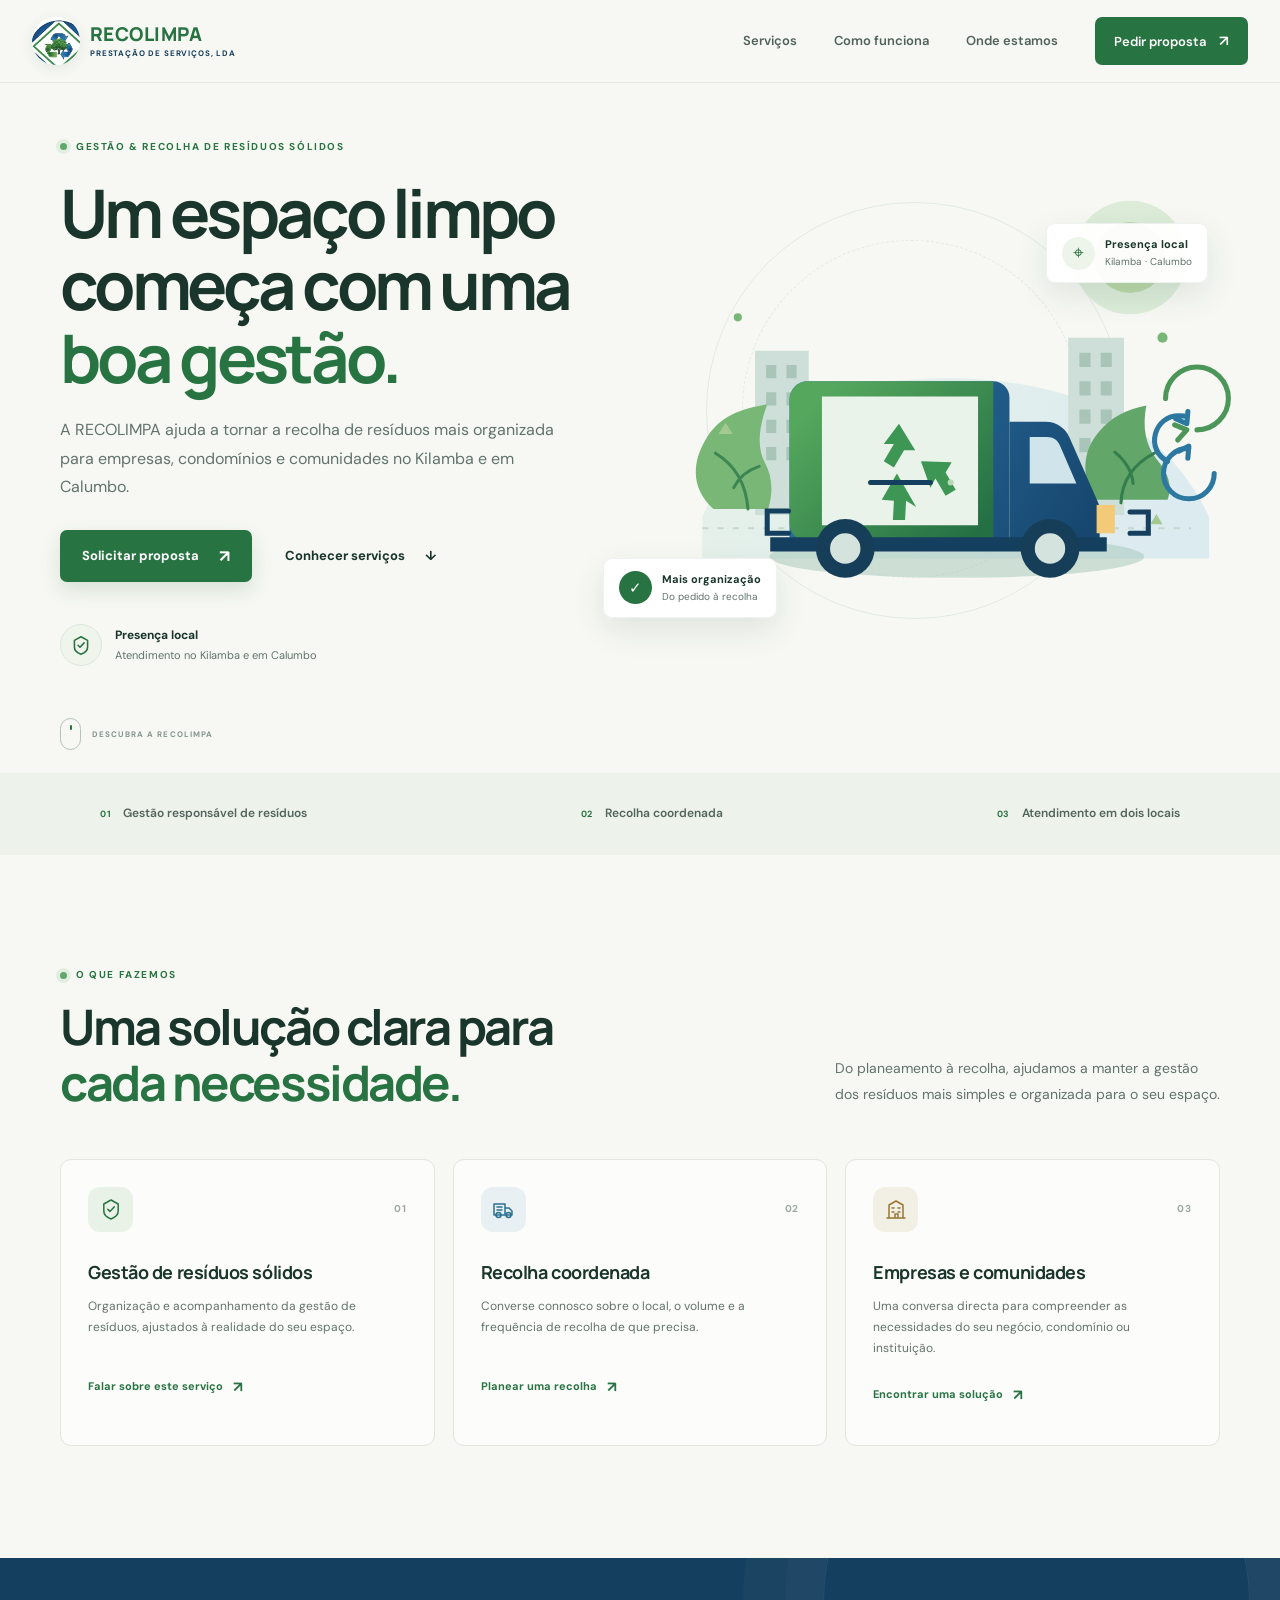
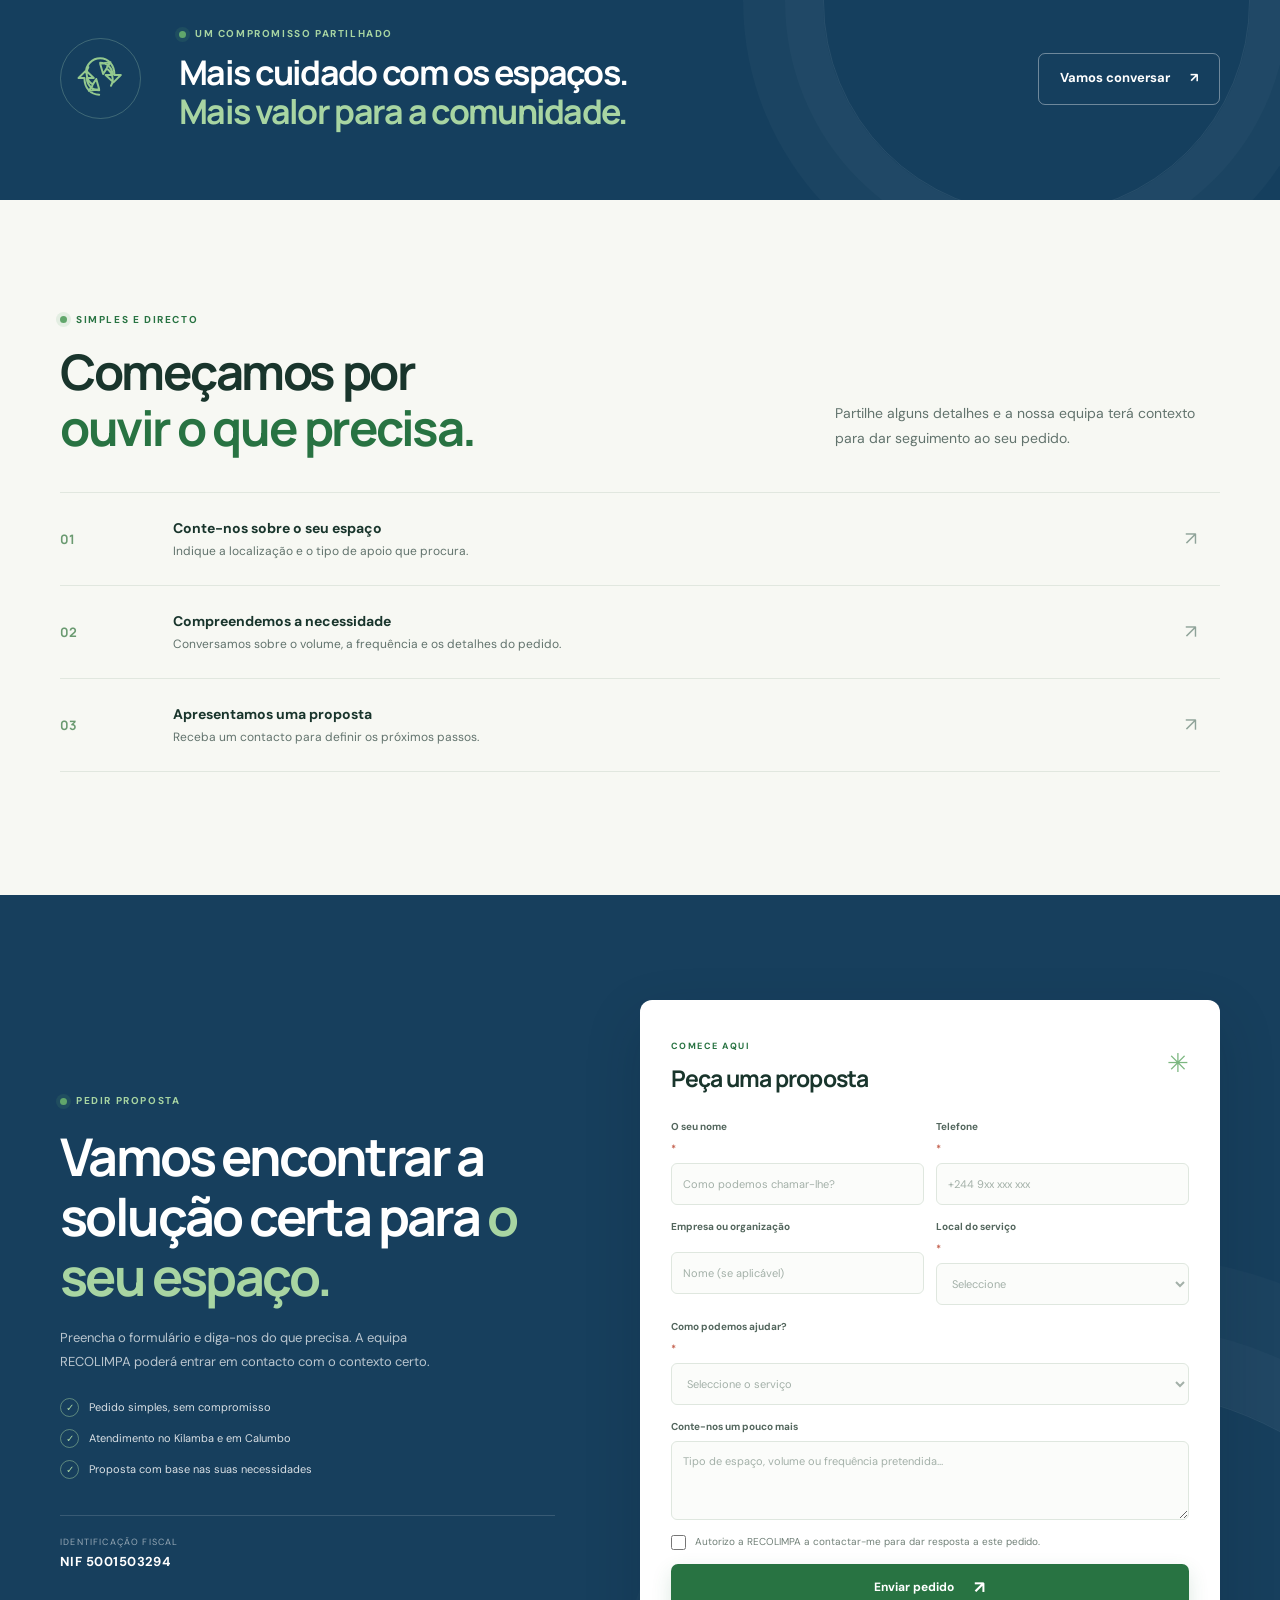
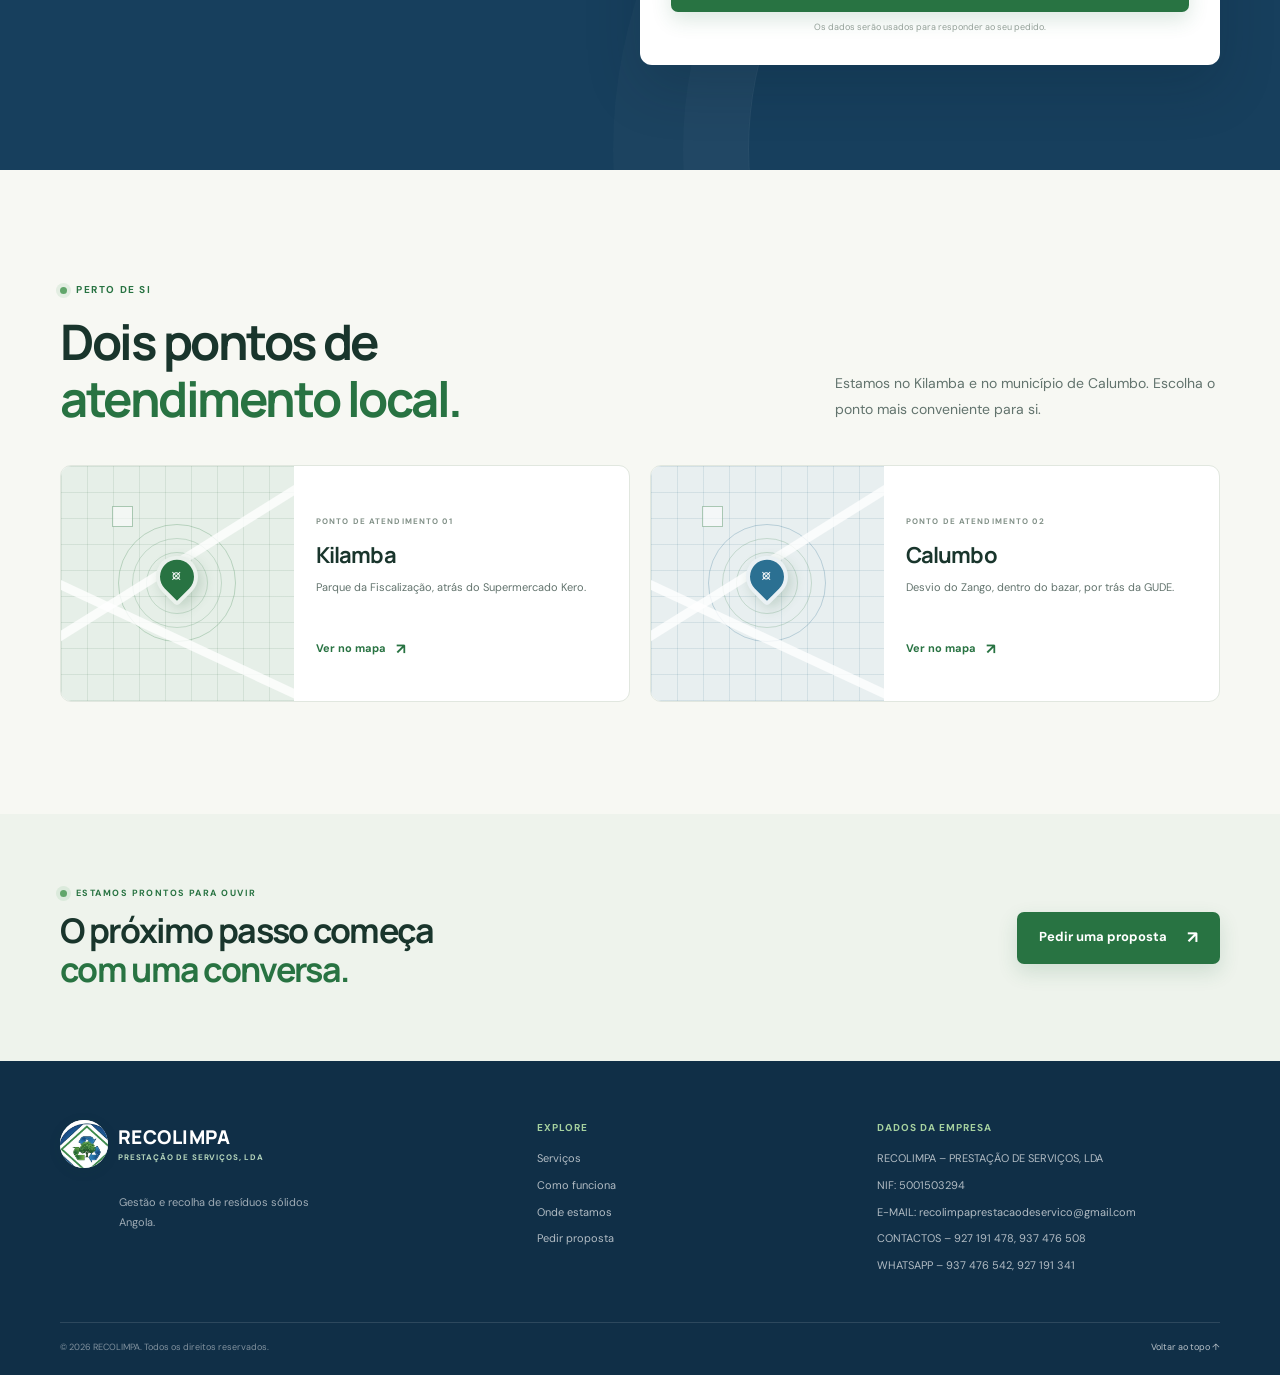
<file: index.html>
<!doctype html>
<html lang="pt-AO">
<head>
  <meta charset="utf-8">
  <meta name="viewport" content="width=device-width, initial-scale=1">
  <meta name="theme-color" content="#f7f8f3">
  <meta name="description" content="A RECOLIMPA presta serviços de gestão e recolha de resíduos sólidos no Kilamba e em Calumbo. Peça uma proposta para a sua empresa, condomínio ou comunidade.">
  <title>RECOLIMPA — Gestão e recolha de resíduos sólidos</title>
  <link rel="icon" type="image/jpeg" href="assets/Logo.png">
  <link rel="preconnect" href="https://fonts.googleapis.com">
  <link rel="preconnect" href="https://fonts.gstatic.com" crossorigin>
  <link href="https://fonts.googleapis.com/css2?family=DM+Sans:wght@400;500;600;700&family=Manrope:wght@400;500;600;700;800&display=swap" rel="stylesheet">
  <link rel="stylesheet" href="styles.css">
</head>

<body>
  <a class="skip-link" href="#conteudo">Saltar para o conteúdo</a>
  <header class="site-header" id="topo">
    <div class="nav-wrap">
      <a class="brand" href="#topo" aria-label="RECOLIMPA — página inicial">
        <span class="brand-mark"><img class="logo" src="assets/logo-mark.jpg" alt=""></span>
        <span class="brand-copy"><strong>RECOLIMPA</strong><small>PRESTAÇÃO DE SERVIÇOS, LDA</small></span>
      </a>
      <button class="menu-toggle" type="button" aria-expanded="false" aria-controls="main-nav" aria-label="Abrir menu">
        <span></span>
        <span></span>
      </button>
      <nav class="main-nav" id="main-nav" aria-label="Navegação principal">
        <a href="#servicos">Serviços</a><a href="#processo">Como funciona</a><a href="#localizacao">Onde estamos</a>
        <a class="nav-cta" href="#pedido">Pedir proposta <span aria-hidden="true">↗</span></a>
      </nav>
    </div>
  </header>

  <main id="conteudo">
    <section class="hero section-shell">

      <div class="hero-copy reveal">
        <div class="eyebrow"><span class="eyebrow-dot"></span> GESTÃO & RECOLHA DE RESÍDUOS SÓLIDOS</div>
        <h1>Um espaço limpo começa com uma <em>boa gestão.</em></h1>
        <p class="hero-lede">A RECOLIMPA ajuda a tornar a recolha de resíduos mais organizada para empresas, condomínios e comunidades no Kilamba e em Calumbo.</p>
        <div class="hero-actions"><a class="button button-primary" href="#pedido">Solicitar proposta <span aria-hidden="true">↗</span></a><a class="button button-quiet" href="#servicos">Conhecer serviços <span aria-hidden="true">↓</span></a></div>
        <div class="hero-proof"><span class="proof-icon" aria-hidden="true"><svg viewBox="0 0 24 24"><path d="M12 3 4.8 7v7.1c0 4.1 3 6.4 7.2 7.9 4.2-1.5 7.2-3.8 7.2-7.9V7L12 3Z"/><path d="m8.8 12.3 2.1 2.1 4.5-4.7"/></svg></span><p><strong>Presença local</strong><span>Atendimento no Kilamba e em Calumbo</span></p></div>
      </div>

      <div class="hero-visual reveal" role="img" aria-label="Ilustração de um camião de recolha de resíduos num ambiente urbano verde">
        <div class="visual-orbit orbit-one"></div><div class="visual-orbit orbit-two"></div>
        <svg class="city-art" viewBox="0 0 680 540" fill="none" xmlns="http://www.w3.org/2000/svg" aria-hidden="true">
          <defs><linearGradient id="truckBlue" x1="179" y1="244" x2="463" y2="405" gradientUnits="userSpaceOnUse"><stop stop-color="#2C77A9"/><stop offset="1" stop-color="#17476F"/></linearGradient><linearGradient id="truckGreen" x1="221" y1="247" x2="362" y2="393" gradientUnits="userSpaceOnUse"><stop stop-color="#55A75D"/><stop offset="1" stop-color="#247044"/></linearGradient><linearGradient id="skyPanel" x1="117" y1="123" x2="544" y2="412" gradientUnits="userSpaceOnUse"><stop stop-color="#E8F2E8"/><stop offset="1" stop-color="#DCEBF0"/></linearGradient></defs>
          <circle cx="520" cy="115" r="56" fill="#DCECD9"/><circle cx="520" cy="115" r="35" fill="#B9D8A9"/>
          <path d="M98 371c39-91 119-137 240-137 134 0 219 50 260 137v41H98v-41Z" fill="url(#skyPanel)"/><path d="M98 382h482" stroke="#C5D7CF" stroke-width="2" stroke-dasharray="6 9"/>
          <path d="M150 207h53v162h-53zM459 194h55v175h-55z" fill="#CDDFD8"/>
          <path d="M161 221h10v13h-10zm20 0h10v13h-10zm-20 27h10v13h-10zm20 0h10v13h-10zm-20 27h10v13h-10zm20 0h10v13h-10zm-20 27h10v13h-10zm20 0h10v13h-10zM470 209h11v14h-11zm21 0h11v14h-11zm-21 28h11v14h-11zm21 0h11v14h-11zm-21 28h11v14h-11zm21 0h11v14h-11zm-21 28h11v14h-11zm21 0h11v14h-11z" fill="#A9C5B9"/>
          <path d="M486 354c-15-23-13-49 4-68 11-13 26-21 46-25-4 22-1 39 11 54 11 13 15 26 10 39h-71Z" fill="#62A66A"/><path d="M511 357c1-22 12-38 33-49m-21 30c-1-12-7-22-18-31" stroke="#347E4E" stroke-width="3" stroke-linecap="round"/>
          <path d="M109 363c-20-18-23-42-8-68 11-20 31-31 61-35-9 24-10 43-2 58 7 13 8 28 3 45h-54Z" fill="#79B777"/><path d="M143 363c-2-25-12-43-32-55m18 34c5-10 13-17 25-21" stroke="#3D8654" stroke-width="3" stroke-linecap="round"/>
          <ellipse cx="349" cy="410" rx="185" ry="21" fill="#A9C8BB" opacity=".53"/>
          <path d="M184 255a18 18 0 0 1 18-18h183a16 16 0 0 1 16 16v140H184V255Z" fill="url(#truckBlue)"/><path d="M202 237h183v158H202a18 18 0 0 1-18-18V255a18 18 0 0 1 18-18Z" fill="url(#truckGreen)"/>
          <path d="M216 252h154v127H216z" fill="#E9F3E9"/>
          <path d="m292 279 16 26h-11l-10 17-10-6 10-17h-10l15-20Zm22 37 30 1-6 10 10 17-10 6-10-17-5 9-9-25Zm-24 12-15 26 12 1-1 19h12l1-19 10 6-19-33Z" fill="#3D9654"/>
          <path d="M401 277h36c10 0 19 6 23 15l30 68v35H401V277Z" fill="url(#truckBlue)"/><path d="M421 292h17c6 0 11 3 13 9l16 37h-46v-46Z" fill="#CFE5EB"/><path d="M487 359h18v28h-18z" fill="#F3CB78"/>
          <path d="M165 391h332v14H165z" fill="#153F5E"/><circle cx="239" cy="402" r="29" fill="#173E59"/><circle cx="239" cy="402" r="15" fill="#D5E3DF"/><circle cx="441" cy="402" r="29" fill="#173E59"/><circle cx="441" cy="402" r="15" fill="#D5E3DF"/>
          <path d="M183 365h-21v22h21m337-21h18v21h-18M264 337h59" stroke="#153F5E" stroke-width="5" stroke-linecap="round"/><circle cx="343" cy="337" r="3" fill="#B9D8B5"/>
          <path d="M555 254c0-17 14-31 31-31s31 14 31 31-14 31-31 31m-22-5 12 5-9 10" stroke="#4D9659" stroke-width="5" stroke-linecap="round" stroke-linejoin="round"/>
          <path d="M603 328c0 14-11 25-25 25s-25-11-25-25 11-25 25-25m-10 3 10-5-1 12" stroke="#2C78A1" stroke-width="5" stroke-linecap="round" stroke-linejoin="round"/>
          <path d="M557 316c-10-5-15-16-12-27 3-11 12-18 23-18 3 0 6 0 8 1m1-5-1 12-11-5" stroke="#2C78A1" stroke-width="5" stroke-linecap="round" stroke-linejoin="round"/>
          <circle cx="133" cy="174" r="4" fill="#79B777"/><circle cx="552" cy="194" r="5" fill="#79B777"/><path d="m114 289 7-11 7 11h-14Zm426 89 6-10 6 10h-12Z" fill="#A3C991"/>
        </svg>
        <div class="visual-tag tag-location"><span class="tag-pin" aria-hidden="true">⌖</span><span><b>Presença local</b><small>Kilamba · Calumbo</small></span></div>
        <div class="visual-tag tag-service"><span class="tag-check" aria-hidden="true">✓</span><span><b>Mais organização</b><small>Do pedido à recolha</small></span></div>
      </div>

      <a class="scroll-cue" href="#servicos" aria-label="Descer para os serviços"><span></span> DESCUBRA A RECOLIMPA</a>

    </section>

    <section class="benefit-bar" aria-label="Vantagens">
      <div class="benefit-inner">
        <span><i class="benefit-symbol">01</i> Gestão responsável de resíduos</span><span><i class="benefit-symbol">02</i> Recolha coordenada</span><span><i class="benefit-symbol">03</i> Atendimento em dois locais</span>
      </div>
    </section>

    <section class="services section-shell section-pad" id="servicos">
      <div class="section-heading reveal"><div><div class="eyebrow"><span class="eyebrow-dot"></span> O QUE FAZEMOS</div><h2>Uma solução clara para<br><em>cada necessidade.</em></h2></div><p>Do planeamento à recolha, ajudamos a manter a gestão dos resíduos mais simples e organizada para o seu espaço.</p></div>
      <div class="service-grid">
        <article class="service-card reveal"><div class="card-topline"><span class="card-icon icon-green"><svg viewBox="0 0 24 24"><path d="M12 3 4.8 7v7.1c0 4.1 3 6.4 7.2 7.9 4.2-1.5 7.2-3.8 7.2-7.9V7L12 3Z"/><path d="m8.8 12.3 2.1 2.1 4.5-4.7"/></svg></span><span class="card-number">01</span></div><h3>Gestão de resíduos sólidos</h3><p>Organização e acompanhamento da gestão de resíduos, ajustados à realidade do seu espaço.</p><a class="text-link" href="#pedido" data-service="Gestão de resíduos sólidos">Falar sobre este serviço <span>↗</span></a></article>
        <article class="service-card reveal"><div class="card-topline"><span class="card-icon icon-blue"><svg viewBox="0 0 24 24"><path d="M3 7h11v11H3zM14 11h4l3 3v4h-7z"/><circle cx="7.5" cy="18" r="2.5"/><circle cx="17.5" cy="18" r="2.5"/><path d="M6 10h5m-5 3h5"/></svg></span><span class="card-number">02</span></div><h3>Recolha coordenada</h3><p>Converse connosco sobre o local, o volume e a frequência de recolha de que precisa.</p><a class="text-link" href="#pedido" data-service="Recolha de resíduos">Planear uma recolha <span>↗</span></a></article>
        <article class="service-card reveal"><div class="card-topline"><span class="card-icon icon-sand"><svg viewBox="0 0 24 24"><path d="M3 21h18M5 21V8l7-4 7 4v13M8 11h2m4 0h2m-8 4h2m4 0h2m-5 6v-4h3v4"/></svg></span><span class="card-number">03</span></div><h3>Empresas e comunidades</h3><p>Uma conversa directa para compreender as necessidades do seu negócio, condomínio ou instituição.</p><a class="text-link" href="#pedido" data-service="Solução para empresa ou comunidade">Encontrar uma solução <span>↗</span></a></article>
      </div>
    </section>

    <section class="statement"><div class="statement-inner section-shell reveal"><div class="statement-mark" aria-hidden="true"><svg viewBox="0 0 80 80"><path d="M41 12c14 0 25 11 25 25H52l16 15 15-15H70C70 16 57 3 41 3S12 16 12 32M39 68C25 68 14 57 14 43h14L12 28-3 43H9c0 21 13 34 30 34M17 21c-7 12-3 28 9 35l7-11 6 21-21 3 7-10M63 59c7-12 3-28-9-35l-7 11-6-21 21-3-7 10" transform="translate(5 3) scale(.82)"/></svg></div><div><div class="eyebrow eyebrow-light"><span class="eyebrow-dot"></span> UM COMPROMISSO PARTILHADO</div><h2>Mais cuidado com os espaços.<br><em>Mais valor para a comunidade.</em></h2></div><a class="button button-outline" href="#pedido">Vamos conversar <span aria-hidden="true">↗</span></a></div></section>
    <section class="process section-shell section-pad" id="processo">
      <div class="section-heading reveal"><div><div class="eyebrow"><span class="eyebrow-dot"></span> SIMPLES E DIRECTO</div><h2>Começamos por<br><em>ouvir o que precisa.</em></h2></div><p>Partilhe alguns detalhes e a nossa equipa terá contexto para dar seguimento ao seu pedido.</p></div>
      <div class="process-list"><article class="process-step reveal"><span class="step-count">01</span><div><h3>Conte-nos sobre o seu espaço</h3><p>Indique a localização e o tipo de apoio que procura.</p></div><span class="step-arrow">↗</span></article><article class="process-step reveal"><span class="step-count">02</span><div><h3>Compreendemos a necessidade</h3><p>Conversamos sobre o volume, a frequência e os detalhes do pedido.</p></div><span class="step-arrow">↗</span></article><article class="process-step reveal"><span class="step-count">03</span><div><h3>Apresentamos uma proposta</h3><p>Receba um contacto para definir os próximos passos.</p></div><span class="step-arrow">↗</span></article></div>
    </section>
    <section class="lead-section" id="pedido">
      <div class="lead-layout section-shell">
        <div class="lead-copy reveal"><div class="eyebrow eyebrow-light"><span class="eyebrow-dot"></span> PEDIR PROPOSTA</div><h2>Vamos encontrar a solução certa para <em>o seu espaço.</em></h2><p>Preencha o formulário e diga-nos do que precisa. A equipa RECOLIMPA poderá entrar em contacto com o contexto certo.</p><div class="lead-benefits"><div><span class="check-round">✓</span> Pedido simples, sem compromisso</div><div><span class="check-round">✓</span> Atendimento no Kilamba e em Calumbo</div><div><span class="check-round">✓</span> Proposta com base nas suas necessidades</div></div><div class="lead-nif"><span>Identificação fiscal</span><strong>NIF 5001503294</strong></div></div>
        <div class="form-card reveal"><div class="form-heading"><div><span class="form-kicker">COMECE AQUI</span><h3>Peça uma proposta</h3></div><span class="form-leaf" aria-hidden="true">✳</span></div>
          <form name="pedido-de-proposta" method="POST" action="obrigado.html" data-netlify="true" netlify-honeypot="bot-field">
            <input type="hidden" name="form-name" value="pedido-de-proposta"><p class="bot-field" aria-hidden="true"><label>Não preencha este campo: <input name="bot-field"></label></p>
            <div class="form-row"><label>O seu nome <span>*</span><input type="text" name="nome" autocomplete="name" placeholder="Como podemos chamar-lhe?" required></label><label>Telefone <span>*</span><input type="tel" name="telefone" autocomplete="tel" placeholder="+244 9xx xxx xxx" required></label></div>
            <div class="form-row"><label>Empresa ou organização<input type="text" name="organizacao" autocomplete="organization" placeholder="Nome (se aplicável)"></label><label>Local do serviço <span>*</span><select name="local" required><option value="" selected disabled>Seleccione</option><option>Kilamba</option><option>Calumbo / Zango</option><option>Outro local</option></select></label></div>
            <label>Como podemos ajudar? <span>*</span><select name="servico" required><option value="" selected disabled>Seleccione o serviço</option><option>Gestão de resíduos sólidos</option><option>Recolha de resíduos</option><option>Solução para empresa ou comunidade</option><option>Outro pedido</option></select></label>
            <label>Conte-nos um pouco mais<textarea name="detalhes" rows="3" placeholder="Tipo de espaço, volume ou frequência pretendida…"></textarea></label>
            <label class="consent"><input type="checkbox" name="consentimento" value="Autorizo contacto para resposta ao pedido" required><span>Autorizo a RECOLIMPA a contactar-me para dar resposta a este pedido.</span></label>
            <button class="button button-primary form-submit" type="submit">Enviar pedido <span aria-hidden="true">↗</span></button><p class="form-privacy">Os dados serão usados para responder ao seu pedido.</p>
          </form>
        </div>
      </div>
    </section>

    <section class="locations section-shell section-pad" id="localizacao">
      <div class="section-heading reveal"><div><div class="eyebrow"><span class="eyebrow-dot"></span> PERTO DE SI</div><h2>Dois pontos de<br><em>atendimento local.</em></h2></div><p>Estamos no Kilamba e no município de Calumbo. Escolha o ponto mais conveniente para si.</p></div>
      <div class="location-grid">
        <article class="location-card reveal"><div class="location-art location-art-one" aria-hidden="true"><span class="map-ring"></span><span class="map-pin">⌖</span><span class="map-road road-one"></span><span class="map-road road-two"></span><span class="map-square"></span></div><div class="location-info"><span class="location-label">PONTO DE ATENDIMENTO 01</span><h3>Kilamba</h3><p>Parque da Fiscalização, atrás do Supermercado Kero.</p><a class="text-link" href="https://www.google.com/maps/search/?api=1&query=Parque+da+Fiscaliza%C3%A7%C3%A3o+atr%C3%A1s+do+Supermercado+Kero+Kilamba+Luanda" target="_blank" rel="noopener noreferrer">Ver no mapa <span>↗</span></a></div></article>
        <article class="location-card reveal"><div class="location-art location-art-two" aria-hidden="true"><span class="map-ring"></span><span class="map-pin">⌖</span><span class="map-road road-one"></span><span class="map-road road-two"></span><span class="map-square"></span></div><div class="location-info"><span class="location-label">PONTO DE ATENDIMENTO 02</span><h3>Calumbo</h3><p>Desvio do Zango, dentro do bazar, por trás da GUDE.</p><a class="text-link" href="https://www.google.com/maps/search/?api=1&query=Desvio+do+Zango+dentro+do+bazar+atr%C3%A1s+da+GUDE+Calumbo+Luanda" target="_blank" rel="noopener noreferrer">Ver no mapa <span>↗</span></a></div></article>
      </div>
    </section>
    
    <section class="last-call">
      <div class="last-call-inner section-shell reveal">
        <div><span class="eyebrow"><span class="eyebrow-dot"></span> ESTAMOS PRONTOS PARA OUVIR</span><h2>O próximo passo começa<br><em>com uma conversa.</em></h2>
        </div><a class="button button-primary" href="#pedido">Pedir uma proposta <span aria-hidden="true">↗</span></a>
      </div>
    </section>

  </main>

  <footer class="site-footer">
    <div class="footer-main section-shell">
      
      <div class="footer-brand">
        <a class="brand brand-footer" href="#topo">
          <span class="brand-mark"><img src="assets/logo-mark.jpg" alt=""></span>
          <span class="brand-copy"><strong>RECOLIMPA</strong><small>PRESTAÇÃO DE SERVIÇOS, LDA</small></span>
        </a>
        <p>Gestão e recolha de resíduos sólidos<br>Angola.</p>
      </div>

      <div class="footer-links">
        <strong>Explore</strong>
        <a href="#servicos">Serviços</a>
        <a href="#processo">Como funciona</a>
        <a href="#localizacao">Onde estamos</a>
        <a href="#pedido">Pedir proposta</a>
      </div>

      <div class="footer-company">
        <strong>Dados da empresa</strong>
        <span>RECOLIMPA – PRESTAÇÃO DE SERVIÇOS, LDA</span>
        <span>NIF: 5001503294</span>
        <span>E-MAIL: recolimpaprestacaodeservico@gmail.com</span>
        <span>CONTACTOS – 927 191 478, 937 476 508</span>
        <span>WHATSAPP – 937 476 542, 927 191 341</span>
      </div>

    </div>

    <div class="footer-bottom section-shell">
      <span>© <span id="year">2026</span> RECOLIMPA. Todos os direitos reservados.</span>
      <a href="#topo">Voltar ao topo ↑</a>
    </div>
    
  </footer>

  <script src="script.js"></script>
</body>
</html>
</file>
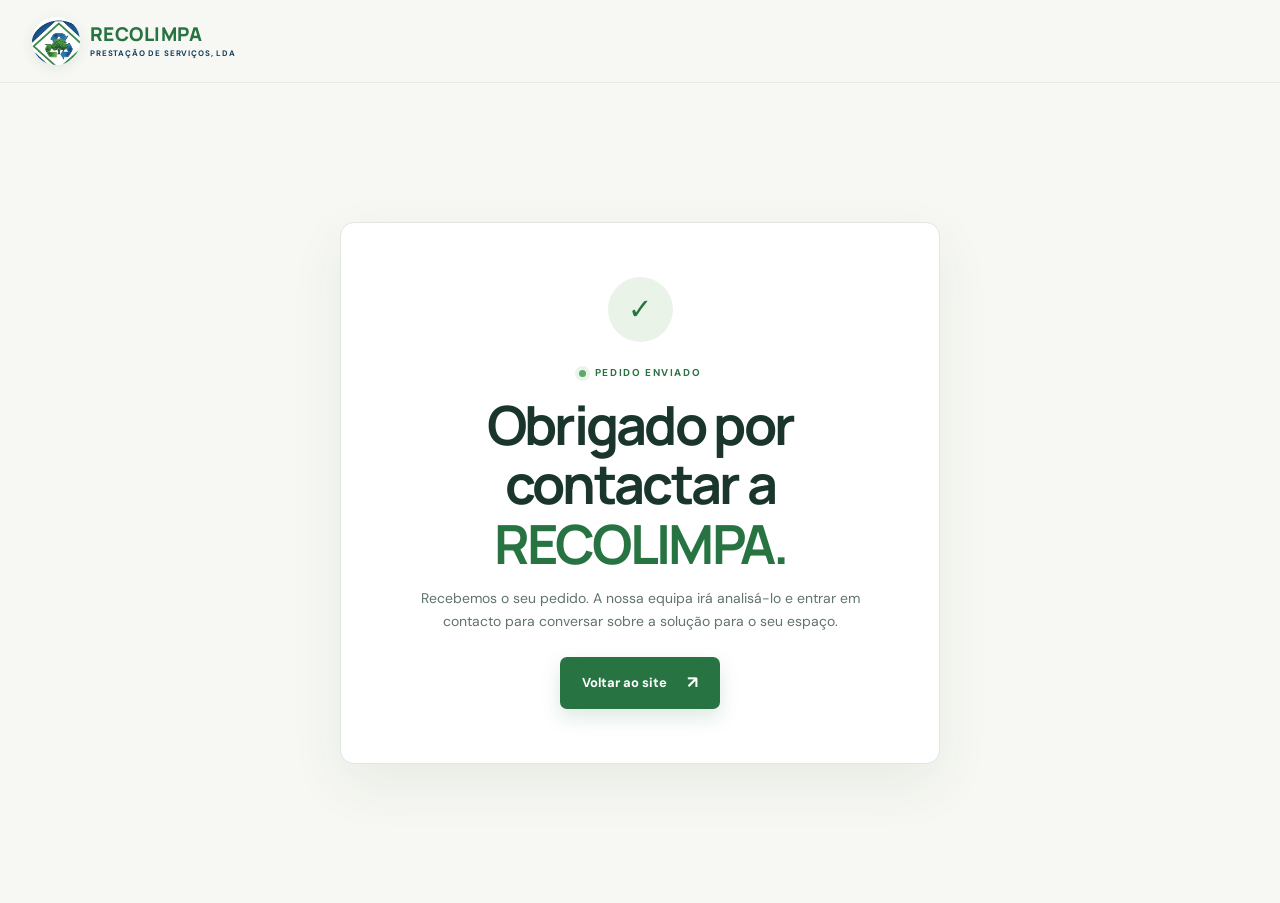
<file: obrigado.html>
<!doctype html>
<html lang="pt-AO">
<head>
  <meta charset="utf-8"><meta name="viewport" content="width=device-width, initial-scale=1"><meta name="theme-color" content="#f7f8f3">
  <title>Pedido recebido — RECOLIMPA</title><link rel="icon" type="image/jpeg" href="assets/logo-mark.jpg">
  <link rel="preconnect" href="https://fonts.googleapis.com"><link rel="preconnect" href="https://fonts.gstatic.com" crossorigin>
  <link href="https://fonts.googleapis.com/css2?family=DM+Sans:wght@400;500;600;700&family=Manrope:wght@400;500;600;700;800&display=swap" rel="stylesheet"><link rel="stylesheet" href="styles.css">
  <style>.thanks{min-height:calc(100vh - 80px);display:grid;place-items:center;padding-block:60px;text-align:center}.thanks-card{max-width:600px;padding:54px 35px;border:1px solid var(--line);border-radius:14px;background:#fff;box-shadow:0 20px 55px rgba(27,62,43,.07)}.thanks-icon{display:grid;width:65px;height:65px;margin:0 auto 23px;place-items:center;border-radius:50%;background:#e9f3e7;color:var(--green);font-size:29px}.thanks h1{margin:14px 0;font-family:var(--font-display);font-size:clamp(36px,7vw,54px);line-height:1.1;letter-spacing:-.05em}.thanks p{max-width:440px;margin:0 auto 25px;color:var(--muted);font-size:14px}
  </style>
</head>

<body>
  <header class="site-header">
    <div class="nav-wrap"><a class="brand" href="index.html" aria-label="RECOLIMPA — página inicial">
      <span class="brand-mark"><img src="assets/logo-mark.jpg" alt=""></span>
      <span class="brand-copy"><strong>RECOLIMPA</strong><small>PRESTAÇÃO DE SERVIÇOS, LDA</small></span></a>
    </div>
  </header>

  <main class="thanks section-shell">
    <div class="thanks-card"><span class="thanks-icon" aria-hidden="true">✓</span>
      <div class="eyebrow" style="justify-content:center"><span class="eyebrow-dot"></span> PEDIDO ENVIADO</div>
      <h1>Obrigado por contactar a <em>RECOLIMPA.</em></h1><p>Recebemos o seu pedido. A nossa equipa irá analisá-lo e entrar em contacto para conversar sobre a solução para o seu espaço.</p>
      <a class="button button-primary" href="index.html">Voltar ao site <span aria-hidden="true">↗</span></a>
    </div>
  </main>
</body>
</html>
</file>
<file: styles.css>
:root{
    --green:#287342;
    --deep:#1d5d35;
    --blue:#153f5e;
    --ink:#19352c;
    --muted:#62736d;
    --paper:#f7f8f3;
    --line:#e1e7df;
    --font-body:"DM Sans",Arial,sans-serif;
    --font-display:"Manrope","DM Sans",sans-serif
}

*{box-sizing:border-box
}
html{scroll-behavior:smooth;
    scroll-padding-top:90px
}
body{margin:0;
    background:var(--paper);color:var(--ink);
    font-family:var(--font-body);
    font-size:16px;
    line-height:1.6;
    -webkit-font-smoothing:antialiased
}
a{color:inherit;text-decoration:none
}
button,input,select,textarea{
    font:inherit
}
::selection{color:#fff;background:var(--green)
}
.section-shell{width:min(1160px,calc(100% - 64px));margin-inline:auto
}
.section-pad{padding-block:112px
}
.skip-link{
    position:absolute;
    z-index:1000;
    top:-50px;
    left:16px;
    padding:10px 16px;
    background:#fff;
    border-radius:8px;
    color:var(--blue)
}
.skip-link:focus{top:12px}
.site-header{position:sticky;
    z-index:50;
    top:0;
    background:rgba(247,248,243,.91);
    border-bottom:1px solid rgba(30,68,49,.07);
    backdrop-filter:blur(18px)}
    .nav-wrap{
        width:min(1280px,calc(100% - 64px));
        height:82px;
        margin:auto;
        display:flex;
        align-items:center;
        justify-content:space-between
    }
    .brand{
        display:inline-flex;
        align-items:center;
        gap:10px;
        flex:0 0 auto
    }.brand-mark{position:relative;display:grid;width:48px;height:48px;place-items:center;overflow:hidden;border-radius:50%;background:#fff;box-shadow:0 3px 14px rgba(25,61,43,.09)}.brand-mark img{width:56px;height:56px;max-width:none;object-fit:cover}.brand-copy{display:flex;flex-direction:column;line-height:1.14}.brand-copy strong{color:var(--green);font-family:var(--font-display);font-size:19px;font-weight:800;letter-spacing:.025em}.brand-copy small{margin-top:4px;color:var(--blue);font-size:8px;font-weight:700;letter-spacing:.105em}.main-nav{display:flex;align-items:center;gap:37px;color:#50635b;font-size:13px;font-weight:600}.main-nav>a:not(.nav-cta){transition:color .2s}.main-nav>a:not(.nav-cta):hover,.footer-links a:hover{color:var(--green)}.nav-cta{padding:12px 19px;background:var(--green);color:#fff;border-radius:7px;transition:background .2s,transform .2s}.nav-cta:hover,.button-primary:hover{background:var(--deep);transform:translateY(-2px)}.nav-cta span{margin-left:10px;font-size:15px}.menu-toggle{display:none}
.hero{position:relative;
    min-height:690px;
    display:grid;
    grid-template-columns:.98fr 1.02fr;
    align-items:center;
    padding-top:50px;
    padding-bottom:76px
}
.hero-copy{
    position:relative;
    z-index:2;
    max-width:560px;
    padding-bottom:25px
}
.eyebrow{
    display:flex;
    align-items:center;
    gap:9px;
    color:var(--green);
    font-size:10px;
    font-weight:700;
    letter-spacing:.16em
}
.eyebrow-dot{
    width:7px;
    height:7px;
    flex:0 0 7px;
    border-radius:50%;
    background:#61a66b;
    box-shadow:0 0 0 4px rgba(97,166,107,.13)
}
h1,h2,h3,p{margin-top:0}
.hero h1{
    max-width:570px;
    margin:22px 0 21px;
    font-family:var(--font-display);
    font-size:clamp(45px,5.4vw,67px);
    font-weight:700;
    line-height:1.085;
    letter-spacing:-.055em
}
h1 em,h2 em{
    color:var(--green);
    font-style:normal
}
.hero-lede{
    max-width:500px;
    margin-bottom:28px;
    color:var(--muted);
    font-size:16px;
    line-height:1.8
}
.hero-actions{
    display:flex;
    align-items:center;
    flex-wrap:wrap;
    gap:11px
}
.button{
    display:inline-flex;
    min-height:52px;
    align-items:center;
    justify-content:center;
    gap:20px;
    padding:0 21px;
    border:1px solid transparent;
    border-radius:7px;
    font-size:13px;
    font-weight:700;
    transition:transform .2s,background .2s,border .2s;
    cursor:pointer
}
.button-primary{
    background:var(--green);
    color:#fff;
    box-shadow:0 8px 20px rgba(40,115,66,.16)
}
.button-primary span{font-size:17px}
.button-quiet{color:var(--ink)
}
.button-quiet:hover{
    background:#fff;border-color:var(--line)
}
.hero-proof{
    display:flex;
    align-items:center;
    gap:13px;
    margin-top:42px
}
.proof-icon{
    display:grid;
    width:42px;
    height:42px;
    place-items:center;
    border:1px solid #dce7da;
    border-radius:50%;background:#f0f5ec}.proof-icon svg{width:22px;fill:none;stroke:var(--green);stroke-width:1.7;stroke-linecap:round;stroke-linejoin:round}.hero-proof p{display:flex;flex-direction:column;gap:1px;margin:0;font-size:11px}.hero-proof strong{font-size:12px}.hero-proof p span{color:var(--muted)}.hero-visual{position:relative;min-width:0;margin-left:-13px}.city-art{position:relative;z-index:1;display:block;width:114%;max-width:700px;margin-left:-2%;overflow:visible}.visual-orbit{position:absolute;top:11%;left:15%;width:69%;aspect-ratio:1;border:1px solid rgba(74,141,91,.12);border-radius:50%}.orbit-two{top:18%;left:21%;width:56%;border-style:dashed}.visual-tag{position:absolute;z-index:2;display:flex;align-items:center;gap:10px;padding:12px 15px;border:1px solid rgba(39,77,53,.07);border-radius:9px;background:rgba(255,255,255,.95);box-shadow:0 12px 32px rgba(23,61,45,.1);animation:float 5.5s ease-in-out infinite}.visual-tag span:not(.tag-pin):not(.tag-check){display:flex;flex-direction:column}.visual-tag b{color:var(--ink);font-size:11px}.visual-tag small{color:var(--muted);font-size:10px}.tag-location{top:15%;right:2%}.tag-service{bottom:13%;left:-2%;animation-delay:-2.2s}.tag-pin,.tag-check{display:grid;width:33px;height:33px;place-items:center;border-radius:50%}.tag-pin{background:#edf5eb;color:var(--green);font-size:19px}.tag-check{background:var(--green);color:#fff;font-size:15px}.scroll-cue{position:absolute;bottom:23px;left:0;display:flex;align-items:center;gap:11px;color:#86948e;font-size:8px;font-weight:700;letter-spacing:.14em}.scroll-cue span{position:relative;width:21px;height:32px;border:1px solid #b4c2b8;border-radius:12px}.scroll-cue span:after{position:absolute;top:6px;left:9px;width:2px;height:5px;border-radius:2px;background:var(--green);content:"";animation:scroll-dot 1.6s ease-in-out infinite}
.benefit-bar{
    background:#edf2eb
}
.benefit-inner{
    width:min(1080px,calc(100% - 64px));
    min-height:82px;
    margin:auto;
    display:flex;
    align-items:center;
    justify-content:space-between;
    gap:20px}
.benefit-inner>span{
    display:flex;
    align-items:center;
    gap:12px;
        color:#52645b;
        font-size:12px;
        font-weight:600
}
.benefit-symbol{
    color:var(--green);
    font-size:9px;
    font-style:normal;
    font-weight:700;
    letter-spacing:.08em
}
.section-heading{
    display:flex;
    align-items:end;
    justify-content:space-between;
    gap:60px;
    margin-bottom:47px
}
.section-heading h2,.statement h2,.lead-copy h2,.last-call h2{
    margin:16px 0 0;
    font-family:var(--font-display);
    font-size:clamp(35px,4.2vw,49px);
    font-weight:700;
    line-height:1.15;
    letter-spacing:-.05em
}
.section-heading>p{
    max-width:385px;
    margin:0 0 5px;
    color:var(--muted);
    font-size:14px;
    line-height:1.8
}
.service-grid{
    display:grid;
    grid-template-columns:repeat(3,1fr);
    gap:18px
}
.service-card{
    min-height:287px;
    padding:27px 27px 24px;
    border:1px solid var(--line);
    border-radius:11px;
    background:rgba(255,255,255,.68);
    transition:transform .25s,box-shadow .25s,border-color .25s
}
.service-card:hover{
    transform:translateY(-5px);
    border-color:#c8d9c9;
    box-shadow:0 20px 44px rgba(27,62,43,.08)
}
.card-topline{display:flex;align-items:center;justify-content:space-between;margin-bottom:26px
}
.card-icon{display:grid;width:45px;height:45px;place-items:center;border-radius:12px}.card-icon svg{width:24px;fill:none;stroke:currentColor;stroke-width:1.5;stroke-linecap:round;stroke-linejoin:round}.icon-green{background:#e8f2e6;color:var(--green)}.icon-blue{background:#e8f0f3;color:#2b7092}.icon-sand{background:#f2efe5;color:#987735}.card-number{color:#9aa9a1;font-size:10px;font-weight:700;letter-spacing:.09em}.service-card h3{margin:0 0 10px;font-family:var(--font-display);font-size:18px;letter-spacing:-.025em}.service-card p{min-height:55px;margin-bottom:21px;color:var(--muted);font-size:12px;line-height:1.75}.text-link{display:inline-flex;align-items:center;gap:10px;color:var(--green);font-size:11px;font-weight:700}.text-link span{font-size:15px;transition:transform .2s}.text-link:hover span{transform:translate(3px,-2px)}
.statement{
    overflow:hidden;
    background:var(--blue);color:#fff
}
.statement-inner{position:relative;min-height:242px;display:flex;align-items:center;gap:38px}.statement-inner:after{position:absolute;top:-170px;right:-30px;width:425px;height:425px;border:1px solid rgba(255,255,255,.08);border-radius:50%;box-shadow:0 0 0 38px rgba(255,255,255,.025),0 0 0 80px rgba(255,255,255,.025);content:""}.statement-mark{position:relative;z-index:1;display:grid;width:81px;height:81px;flex:0 0 81px;place-items:center;border:1px solid rgba(187,225,190,.25);border-radius:50%}.statement-mark svg{width:48px;fill:none;stroke:#94c98e;stroke-linecap:round;stroke-linejoin:round;stroke-width:4}.eyebrow-light{color:#a8d5a2}.statement h2{position:relative;z-index:1;margin-top:11px;font-size:34px}.statement h2 em{color:#a8d5a2}.button-outline{position:relative;z-index:2;flex:0 0 auto;margin-left:auto;border-color:rgba(255,255,255,.38);color:#fff}.button-outline:hover{background:rgba(255,255,255,.1);transform:translateY(-2px)}
.process{
padding-bottom:123px
}
.process .section-heading{
    margin-bottom:36px
}
.process-list{
    border-top:1px solid var(--line)
}
.process-step{display:grid;grid-template-columns:95px 1fr 35px;align-items:center;gap:18px;min-height:93px;border-bottom:1px solid var(--line);transition:padding .2s,background .2s}.process-step:hover{padding-inline:12px;background:rgba(255,255,255,.45)}.step-count{color:#6a9a70;font-family:var(--font-display);font-size:13px;font-weight:700}.process-step h3{margin:0 0 3px;font-size:14px;font-weight:700}.process-step p{margin:0;color:var(--muted);font-size:12px}.step-arrow{color:#8fa399;font-size:19px}
.lead-section{position:relative;overflow:hidden;padding-block:105px;background:#173f5d;color:#fff}.lead-section:before{position:absolute;right:-190px;bottom:-340px;width:720px;height:720px;border:1px solid rgba(255,255,255,.075);border-radius:50%;box-shadow:0 0 0 65px rgba(255,255,255,.022),0 0 0 135px rgba(255,255,255,.02);content:""}.lead-layout{position:relative;z-index:1;display:grid;grid-template-columns:.92fr 1.08fr;align-items:center;gap:85px}.lead-copy{align-self:center}.lead-copy h2{max-width:480px;margin-top:18px;font-size:clamp(37px,4.3vw,52px)}.lead-copy h2 em{color:#a8d5a2}.lead-copy>p{max-width:410px;margin:20px 0 25px;color:rgba(255,255,255,.7);font-size:13px;line-height:1.8}.lead-benefits{display:grid;gap:12px}.lead-benefits>div{display:flex;align-items:center;gap:10px;color:rgba(255,255,255,.84);font-size:11px}.check-round{display:grid;width:19px;height:19px;place-items:center;border:1px solid rgba(168,213,162,.48);border-radius:50%;color:#a8d5a2;font-size:10px}.lead-nif{display:flex;flex-direction:column;gap:2px;margin-top:36px;padding-top:19px;border-top:1px solid rgba(255,255,255,.14)}.lead-nif span{color:rgba(255,255,255,.55);font-size:9px;letter-spacing:.13em;text-transform:uppercase}.lead-nif strong{font-size:13px;letter-spacing:.035em}.form-card{padding:31px;border-radius:12px;background:#fff;color:var(--ink);box-shadow:0 22px 55px rgba(5,25,40,.18)}.form-heading{display:flex;align-items:center;justify-content:space-between;margin-bottom:22px}.form-kicker{color:var(--green);font-size:9px;font-weight:700;letter-spacing:.17em}.form-heading h3{margin:3px 0 0;font-family:var(--font-display);font-size:23px;letter-spacing:-.04em}.form-leaf{color:#7cb780;font-size:26px}.form-card form{display:grid;gap:14px}.form-row{display:grid;grid-template-columns:1fr 1fr;gap:12px}.form-card label{display:grid;gap:6px;color:#53665d;font-size:10px;font-weight:700}.form-card label>span:not(.consent span){color:#c4614e}.form-card input:not([type=checkbox]),.form-card select,.form-card textarea{width:100%;min-width:0;border:1px solid #dfe7df;border-radius:6px;outline:0;background:#fbfcfa;color:var(--ink);font-size:11px;font-weight:400;transition:border-color .2s,box-shadow .2s}.form-card input:not([type=checkbox]),.form-card select{height:42px;padding:0 11px}.form-card textarea{min-height:79px;padding:11px;resize:vertical}.form-card input::placeholder,.form-card textarea::placeholder{color:#a3b0a8}.form-card input:focus,.form-card select:focus,.form-card textarea:focus{border-color:#6fa977;box-shadow:0 0 0 3px rgba(86,153,94,.12)}.form-card select:invalid{color:#a3b0a8}.consent{display:flex!important;align-items:start;gap:9px!important;color:#718078!important;font-size:10px!important;font-weight:400!important;line-height:1.5}.consent input{width:15px;height:15px;margin:1px 0 0;accent-color:var(--green)}.form-submit{width:100%;min-height:48px;border:0;font-size:12px}.form-privacy{margin:-6px 0 0;color:#93a098;text-align:center;font-size:9px}.bot-field{position:absolute;left:-5000px;width:1px;height:1px;overflow:hidden}
.locations .section-heading{margin-bottom:38px}.location-grid{display:grid;grid-template-columns:1fr 1fr;gap:20px}.location-card{display:grid;grid-template-columns:.82fr 1.18fr;overflow:hidden;min-height:235px;border:1px solid var(--line);border-radius:11px;background:#fff}.location-art{position:relative;min-height:235px;overflow:hidden;background-color:#e6efe8;background-image:linear-gradient(rgba(70,119,84,.12) 1px,transparent 1px),linear-gradient(90deg,rgba(70,119,84,.12) 1px,transparent 1px);background-size:26px 26px}.location-art-two{background-color:#e8eff0;background-image:linear-gradient(rgba(53,112,136,.12) 1px,transparent 1px),linear-gradient(90deg,rgba(53,112,136,.12) 1px,transparent 1px)}.map-ring{position:absolute;top:50%;left:50%;width:118px;height:118px;border:1px solid rgba(47,123,66,.26);border-radius:50%;transform:translate(-50%,-50%)}.location-art-two .map-ring{border-color:rgba(38,106,139,.25)}.map-ring:before,.map-ring:after{position:absolute;inset:13px;border:1px solid rgba(47,123,66,.2);border-radius:50%;content:""}.map-ring:after{inset:27px}.map-pin{position:absolute;z-index:2;top:50%;left:50%;display:grid;width:42px;height:42px;place-items:center;border:4px solid rgba(255,255,255,.9);border-radius:50% 50% 50% 4px;background:var(--green);box-shadow:0 6px 14px rgba(33,93,50,.2);color:#fff;font-size:21px;transform:translate(-50%,-65%) rotate(-45deg)}.location-art-two .map-pin{background:#2b7092}.map-road{position:absolute;width:170%;height:9px;background:rgba(255,255,255,.8);transform:rotate(-32deg)}.road-one{top:39%;left:-34%}.road-two{top:72%;left:-35%;transform:rotate(25deg)}.map-square{position:absolute;top:17%;left:22%;width:21px;height:21px;border:1px solid rgba(56,126,75,.4);background:rgba(255,255,255,.55)}.location-info{align-self:center;padding:25px 22px}.location-label{color:#829188;font-size:8px;font-weight:700;letter-spacing:.14em}.location-info h3{margin:7px 0 5px;font-family:var(--font-display);font-size:22px;letter-spacing:-.04em}.location-info p{min-height:42px;margin-bottom:14px;color:var(--muted);font-size:11px;line-height:1.7}
.last-call{padding-block:72px;background:#eef3ec}.last-call-inner{display:flex;align-items:center;justify-content:space-between;gap:30px}.last-call .eyebrow{font-size:9px}.last-call h2{margin-top:11px;font-size:34px}.last-call h2 em{color:var(--green)}.last-call .button{flex:0 0 auto}
.site-footer{background:#102f47;color:#fff}.footer-main{display:grid;grid-template-columns:1.2fr .8fr 1fr;gap:65px;padding-block:59px 48px}.brand-footer .brand-copy strong{color:#fff}.brand-footer .brand-copy small{color:#b6d6bc}.footer-brand>p{margin:17px 0 0 59px;color:rgba(255,255,255,.6);font-size:11px;line-height:1.8}.footer-links,.footer-company{display:flex;flex-direction:column;align-items:flex-start;gap:9px;font-size:11px}.footer-links>strong,.footer-company>strong{margin-bottom:5px;color:#a6d19f;font-size:10px;letter-spacing:.1em;text-transform:uppercase}.footer-links a,.footer-company span{color:rgba(255,255,255,.68);transition:color .2s}.footer-bottom{display:flex;justify-content:space-between;padding-block:17px 20px;border-top:1px solid rgba(255,255,255,.12);color:rgba(255,255,255,.47);font-size:9px}.footer-bottom a{color:rgba(255,255,255,.7)}
.reveal{opacity:0;transform:translateY(17px);transition:opacity .65s ease,transform .65s cubic-bezier(.2,.7,.2,1)}.reveal.is-visible{opacity:1;transform:translateY(0)}.service-card:nth-child(2),.process-step:nth-child(2),.location-card:nth-child(2){transition-delay:.09s}.service-card:nth-child(3){transition-delay:.17s}@keyframes float{0%,100%{transform:translateY(0)}50%{transform:translateY(-8px)}}@keyframes scroll-dot{0%{transform:translateY(0);opacity:0}30%{opacity:1}100%{transform:translateY(12px);opacity:0}}
@media(max-width:950px){.section-shell{width:min(calc(100% - 48px),760px)}.nav-wrap{width:calc(100% - 48px)}.main-nav{gap:20px}.hero{min-height:625px;grid-template-columns:1fr .95fr}.hero h1{font-size:clamp(44px,6vw,58px)}.city-art{width:125%;margin-left:-12%}.tag-location{right:-3%}.tag-service{left:-6%}.section-pad{padding-block:90px}.lead-layout{grid-template-columns:.9fr 1.1fr;gap:35px}.form-card{padding:25px}.location-card{grid-template-columns:.65fr 1.35fr}.footer-main{gap:35px}}
@media(max-width:700px){html{scroll-padding-top:72px}.section-shell{width:calc(100% - 40px)}.section-pad{padding-block:74px}.nav-wrap{width:calc(100% - 36px);height:70px}.brand-mark{width:42px;height:42px}.brand-mark img{width:50px;height:50px}.brand-copy strong{font-size:17px}.brand-copy small{font-size:7px}.menu-toggle{display:flex;width:42px;height:42px;flex-direction:column;align-items:center;justify-content:center;gap:6px;border:1px solid var(--line);border-radius:7px;background:transparent}.menu-toggle span{width:18px;height:2px;border-radius:2px;background:var(--ink);transition:transform .2s}.menu-toggle[aria-expanded=true] span:first-child{transform:translateY(4px) rotate(45deg)}.menu-toggle[aria-expanded=true] span:last-child{transform:translateY(-4px) rotate(-45deg)}.main-nav{position:absolute;top:70px;right:0;left:0;display:none;align-items:stretch;gap:0;padding:8px 20px 18px;border-bottom:1px solid var(--line);background:var(--paper);box-shadow:0 15px 25px rgba(24,57,42,.08)}.main-nav.is-open{display:flex;flex-direction:column}.main-nav>a:not(.nav-cta){padding:13px 4px;border-bottom:1px solid var(--line)}.nav-cta{margin-top:12px;text-align:center}.hero{min-height:auto;grid-template-columns:1fr;padding-top:55px;padding-bottom:58px}.hero-copy{padding-bottom:0}.hero h1{max-width:560px;margin-top:19px;font-size:clamp(45px,11vw,63px)}.hero-lede{max-width:530px;font-size:14px}.hero-proof{margin-top:27px}.hero-visual{width:min(100%,520px);margin:5px auto -14px}.city-art{width:107%;margin-left:-3%}.tag-location{top:13%;right:0}.tag-service{bottom:10%;left:-1%}.visual-tag{padding:9px 11px}.scroll-cue{display:none}.benefit-inner{width:calc(100% - 40px);min-height:0;align-items:flex-start;flex-direction:column;gap:14px;padding-block:21px}.benefit-inner>span{font-size:11px}.section-heading{align-items:flex-start;flex-direction:column;gap:14px;margin-bottom:29px}.section-heading h2,.lead-copy h2{font-size:clamp(35px,9vw,46px)}.section-heading>p{max-width:510px;font-size:13px}.service-grid{grid-template-columns:1fr;gap:12px}.service-card{min-height:0;padding:23px}.card-topline{margin-bottom:18px}.service-card p{min-height:0;margin-bottom:17px}.statement-inner{align-items:flex-start;flex-direction:column;gap:20px;padding-block:46px}.statement-mark{width:56px;height:56px;flex-basis:56px}.statement-mark svg{width:35px}.statement h2{font-size:clamp(28px,7.4vw,36px)}.button-outline{margin-left:0}.process{padding-bottom:78px}.process-step{grid-template-columns:38px 1fr 18px;gap:10px;min-height:91px}.process-step h3{font-size:12px}.process-step p{max-width:290px;font-size:11px}.lead-section{padding-block:76px}.lead-layout{grid-template-columns:1fr;gap:38px}.lead-copy>p{font-size:13px}.lead-nif{margin-top:25px}.form-card{padding:22px 18px}.form-heading h3{font-size:21px}.form-row{grid-template-columns:1fr;gap:14px}.locations .section-heading{margin-bottom:28px}.location-grid{grid-template-columns:1fr;gap:12px}.location-card{grid-template-columns:.75fr 1.25fr;min-height:205px}.location-art{min-height:205px}.location-info{padding:20px 16px}.location-info p{min-height:0;font-size:10px}.location-info h3{font-size:20px}.last-call{padding-block:55px}.last-call-inner{align-items:flex-start;flex-direction:column;gap:23px}.last-call h2{font-size:30px}.footer-main{grid-template-columns:1fr 1fr;gap:31px 20px;padding-block:45px 34px}.footer-brand{grid-column:1/-1}.footer-brand>p{margin-left:53px}.footer-company span{font-size:10px}.footer-bottom{gap:14px;font-size:8px}}
@media(max-width:390px){.hero h1{font-size:43px}.hero-actions{align-items:stretch;flex-direction:column}.button{width:100%}.hero-actions .button-quiet{justify-content:flex-start}.tag-location{right:-3px}.visual-tag b{font-size:10px}.visual-tag small{font-size:9px}.location-card{grid-template-columns:.6fr 1.4fr}.footer-main{grid-template-columns:1fr}.footer-brand,.footer-links,.footer-company{grid-column:1}}
@media(prefers-reduced-motion:reduce){*,*:before,*:after{scroll-behavior:auto!important;animation-duration:.01ms!important;animation-iteration-count:1!important;transition-duration:.01ms!important}.reveal{opacity:1;transform:none}}
</file>
